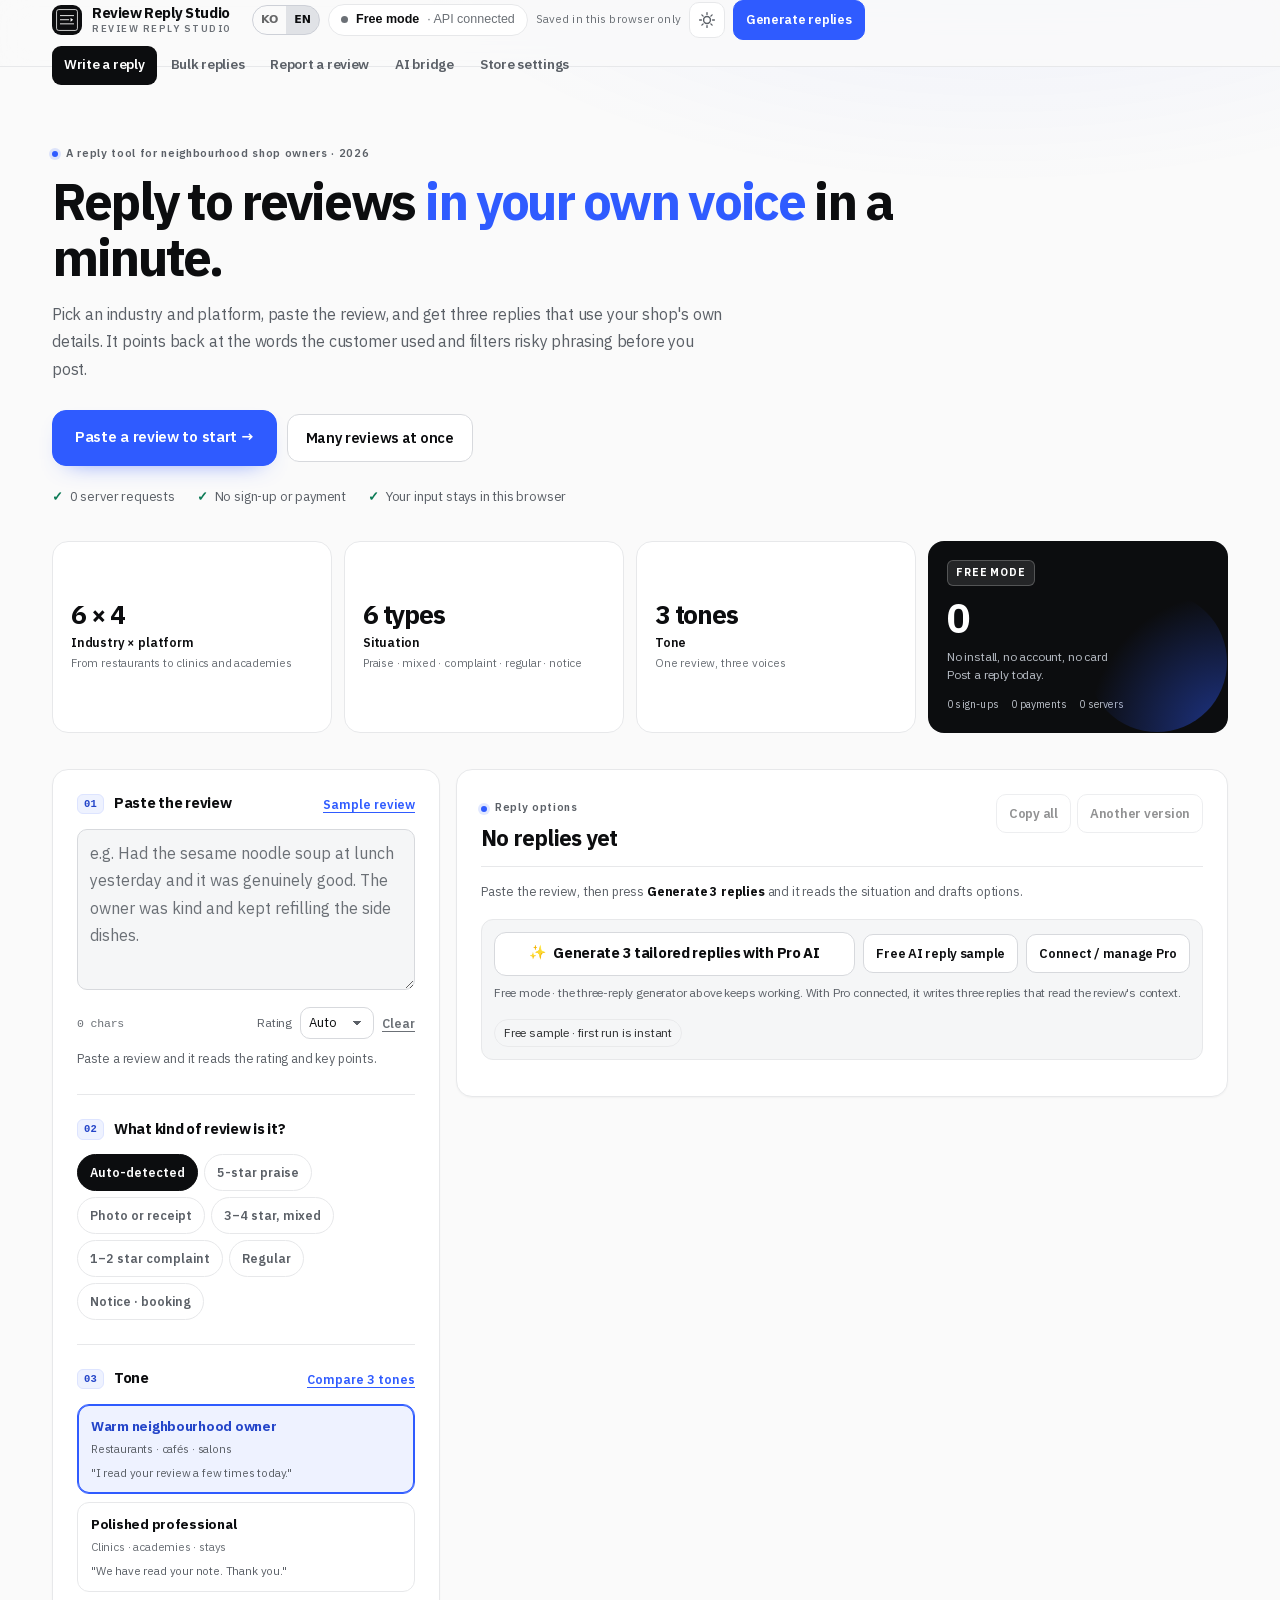
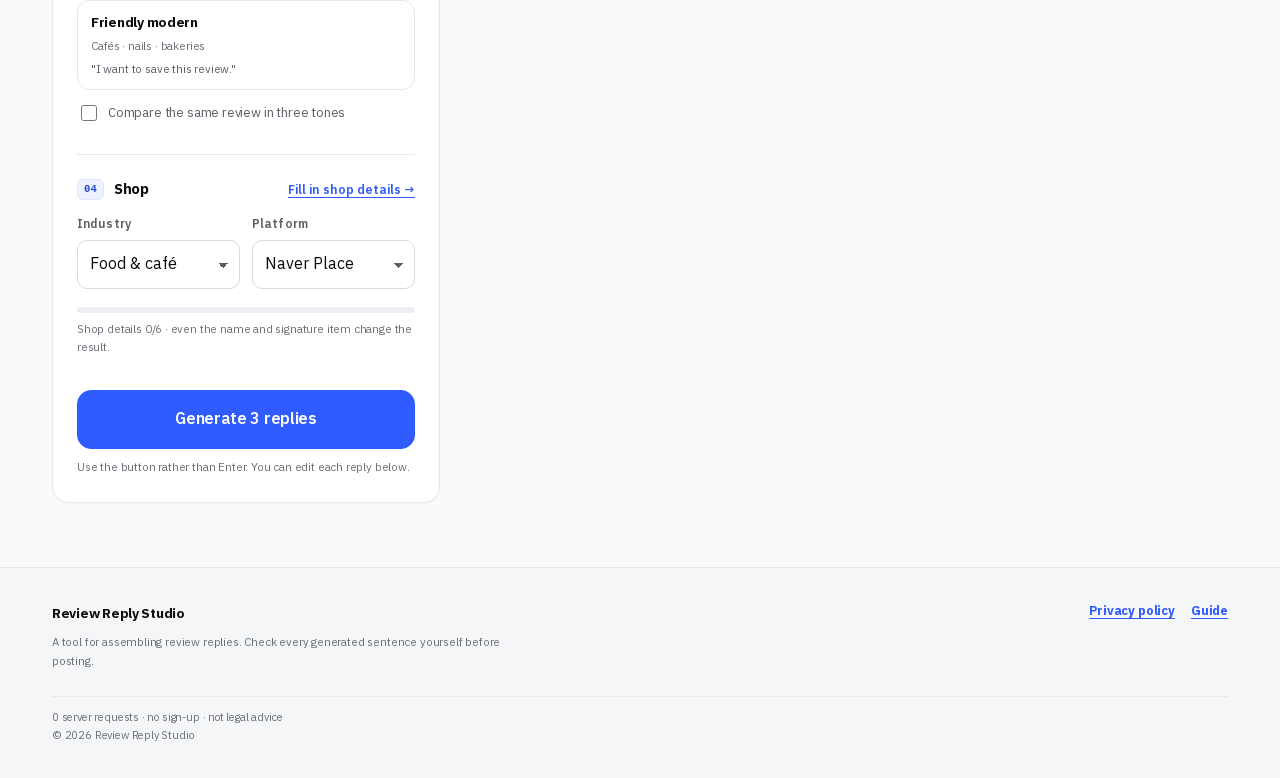
<file: index.html>
<!DOCTYPE html>
<html lang="ko" data-theme="light">
<head>
<meta charset="utf-8" />
<meta name="viewport" content="width=device-width, initial-scale=1, viewport-fit=cover" />
<title>사장님 리뷰 답글 스튜디오 — 업종·플랫폼별 리뷰 답글 1분 생성</title>
<meta name="description" content="동네 가게 사장님을 위한 리뷰 답글 생성기. 업종 6종·플랫폼 4종·말투 3종으로 사장님 말투의 답글 3개를 만들고, 의료법·표시광고 위험 표현과 AI 티를 점검합니다. 서버 없이 브라우저에서만 동작합니다." />
<meta name="theme-color" content="#FAFAFA" />
<meta name="color-scheme" content="light dark" />
<link rel="canonical" href="https://marcj81.github.io/review-reply-studio/" />
<link rel="icon" href="favicon.svg" type="image/svg+xml" />
<link rel="stylesheet" href="styles.css" />
<script src="i18n-strings.js"></script>
<script src="engines/i18n.js"></script>
<script type="application/ld+json">
{"@context":"https://schema.org","@type":"WebApplication","name":"사장님 리뷰 답글 스튜디오","applicationCategory":"BusinessApplication","operatingSystem":"Web","offers":{"@type":"Offer","price":"0","priceCurrency":"KRW"},"description":"업종 6종·플랫폼 4종·말투 3종 리뷰 답글 생성, 일괄 답글, 허위 리뷰 신고 소명서, AI 브리지. 서버 전송 없이 브라우저에서 동작합니다.","inLanguage":"ko"}
</script>
</head>
<body>
<a class="skip-link" href="#main">본문으로 바로가기</a>

<header class="topbar">
  <div class="topbar-inner">
    <a class="brand" href="#write" data-tab-link="write" aria-label="사장님 리뷰 답글 스튜디오 홈">
      <span class="brand-mark" aria-hidden="true">
        <svg viewBox="0 0 40 40" width="34" height="34">
          <rect x="1" y="1" width="38" height="38" rx="4" fill="none" stroke="currentColor" stroke-width="1.4" />
          <path d="M8 12h24M8 19.5h15M8 27h24" stroke="currentColor" stroke-width="1.6" stroke-linecap="round" />
          <path d="M26.5 16.2l4.8 3.4-4.8 3.4z" fill="currentColor" />
        </svg>
      </span>
      <span class="brand-text">
        <strong>사장님 리뷰 답글 스튜디오</strong>
        <small>REVIEW REPLY STUDIO</small>
      </span>
    </a>

    <nav class="tabs" role="tablist" aria-label="주요 화면">
      <button class="tab is-active" role="tab" aria-selected="true" aria-controls="view-write" id="tab-write" data-tab="write">답글 작성</button>
      <button class="tab" role="tab" aria-selected="false" aria-controls="view-bulk" id="tab-bulk" data-tab="bulk">일괄 답글</button>
      <button class="tab" role="tab" aria-selected="false" aria-controls="view-claim" id="tab-claim" data-tab="claim">신고 소명서</button>
      <button class="tab" role="tab" aria-selected="false" aria-controls="view-bridge" id="tab-bridge" data-tab="bridge">AI 브리지</button>
      <button class="tab" role="tab" aria-selected="false" aria-controls="view-store" id="tab-store" data-tab="store">매장 설정</button>
    </nav>

    <div class="top-actions">
      <span class="pro-badge-slot" id="proBadge"></span>
      <span class="save-state" id="save-state" aria-live="polite">자동 저장됨</span>
      <button type="button" class="icon-btn" id="btn-theme" aria-label="다크 모드로 전환" title="라이트/다크">
        <svg class="ico-sun" viewBox="0 0 20 20" width="18" height="18" aria-hidden="true"><circle cx="10" cy="10" r="3.8" fill="none" stroke="currentColor" stroke-width="1.6"/><path d="M10 1.8v2M10 16.2v2M1.8 10h2M16.2 10h2M4.3 4.3l1.4 1.4M14.3 14.3l1.4 1.4M15.7 4.3l-1.4 1.4M5.7 14.3l-1.4 1.4" stroke="currentColor" stroke-width="1.5" stroke-linecap="round"/></svg>
        <svg class="ico-moon" viewBox="0 0 20 20" width="18" height="18" aria-hidden="true"><path d="M16.4 12.3A6.8 6.8 0 0 1 7.7 3.6a6.8 6.8 0 1 0 8.7 8.7z" fill="none" stroke="currentColor" stroke-width="1.6" stroke-linejoin="round"/></svg>
      </button>
      <button type="button" class="btn btn-primary btn-sm" id="top-primary" data-action="copy-first">
        <span id="top-primary-label">답글 만들기</span>
      </button>
    </div>
  </div>
</header>

<main id="main" tabindex="-1">

  <!-- ═══ 답글 작성 ═══ -->
  <section class="view is-active" id="view-write" role="tabpanel" aria-labelledby="tab-write">
    <div class="hero">
      <div class="hero-copy">
        <p class="kicker">동네 가게 사장님을 위한 답글 도구 · 2026</p>
        <h1>리뷰 답글, <em>사장님 말투로</em> 1분.</h1>
        <p class="hero-lead">업종과 플랫폼을 고르고 리뷰를 붙여넣으면, 그 가게 이야기가 들어간 답글 3개를 만듭니다. 손님이 쓴 단어를 그대로 짚어 주고, 위험한 표현은 미리 걸러 냅니다.</p>
        <div class="hero-cta">
          <a class="btn btn-primary btn-hero" href="#write-form">리뷰 붙여넣고 시작 →</a>
          <a class="btn btn-ghost" href="#view-bulk" data-tab-link="bulk">리뷰 여러 개 한 번에</a>
        </div>
        <ul class="trust" aria-label="이 앱의 약속">
          <li>서버 전송 0건</li>
          <li>회원가입·결제 없음</li>
          <li>입력값은 이 브라우저에만</li>
        </ul>
      </div>

      <div class="hero-bento">
        <ul class="hero-facts" aria-label="이 앱의 기준">
          <li><strong>6 × 4</strong><span>업종 × 플랫폼</span><small>음식점부터 병원·학원까지</small></li>
          <li><strong>6 종</strong><span>상황</span><small>칭찬·아쉬움·컴플레인·단골·공지</small></li>
          <li><strong>3 종</strong><span>말투</span><small>같은 리뷰, 다른 목소리</small></li>
        </ul>
        <aside class="tile-ink" aria-label="무료로 쓰는 조건">
          <span class="tile-ink-tag">무료 모드</span>
          <p class="tile-ink-num">0<small>원</small></p>
          <p class="tile-ink-note">설치도, 계정도, 카드도 없이<br />오늘 바로 답글을 답니다.</p>
          <p class="tile-ink-foot"><span>회원가입 0</span><span>결제 0</span><span>서버 0</span></p>
          <span class="tile-ink-glow" aria-hidden="true"></span>
        </aside>
      </div>
    </div>

    <div class="studio">
      <aside class="panel panel-input" aria-label="리뷰와 조건">
        <form id="write-form" novalidate>
          <div class="step">
            <div class="step-head"><span class="step-no">01</span><h2>리뷰 붙여넣기</h2>
              <button type="button" class="link-btn" id="btn-sample">예시 리뷰</button>
            </div>
            <label class="sr-only" for="f-review">손님이 남긴 리뷰</label>
            <textarea id="f-review" class="input area" rows="5" placeholder="예) 어제 점심에 들깨칼국수 먹었는데 진짜 고소하고 좋았어요. 사장님도 친절하시고 반찬도 계속 리필해주셔서 감사했습니다."></textarea>
            <div class="input-foot">
              <span class="counter" id="review-count">0자</span>
              <div class="inline-fields">
                <label for="f-rating" class="mini-label">별점</label>
                <select id="f-rating" class="input select mini">
                  <option value="0">자동</option>
                  <option value="5">★5</option><option value="4">★4</option><option value="3">★3</option>
                  <option value="2">★2</option><option value="1">★1</option>
                </select>
                <button type="button" class="link-btn muted" id="btn-clear-review">지우기</button>
              </div>
            </div>
            <p class="detect" id="detect-badge" aria-live="polite">리뷰를 붙여넣으면 별점과 포인트를 읽습니다.</p>
          </div>

          <div class="step">
            <div class="step-head"><span class="step-no">02</span><h2>어떤 리뷰인가요</h2></div>
            <div class="chips" id="situation-chips" role="radiogroup" aria-label="리뷰 상황">
              <button type="button" class="chip is-active" role="radio" aria-checked="true" data-sit="auto">자동 판별</button>
              <button type="button" class="chip" role="radio" aria-checked="false" data-sit="praise">5점 칭찬</button>
              <button type="button" class="chip" role="radio" aria-checked="false" data-sit="photo">사진·영수증</button>
              <button type="button" class="chip" role="radio" aria-checked="false" data-sit="meh">3~4점 아쉬움</button>
              <button type="button" class="chip" role="radio" aria-checked="false" data-sit="crisis">1~2점 컴플레인</button>
              <button type="button" class="chip" role="radio" aria-checked="false" data-sit="regular">단골</button>
              <button type="button" class="chip" role="radio" aria-checked="false" data-sit="notice">공지·예약</button>
            </div>
            <div class="notice-fields" id="notice-fields" hidden>
              <div class="field-row">
                <label class="field"><span>공지 종류</span>
                  <select id="f-notice-type" class="input select">
                    <option value="closed">휴무 안내</option>
                    <option value="reserve">예약 안내</option>
                    <option value="noshow">노쇼 안내</option>
                  </select>
                </label>
                <label class="field"><span>일시·기간</span>
                  <input id="f-period" class="input" type="text" placeholder="예: 이번 주말(11/22~23)" maxlength="40" />
                </label>
              </div>
            </div>
          </div>

          <div class="step">
            <div class="step-head"><span class="step-no">03</span><h2>말투</h2>
              <button type="button" class="link-btn" id="f-compare-btn" aria-pressed="false">3말투 비교</button>
            </div>
            <div class="tone-cards" id="tone-cards">
              <label class="tone-card is-active">
                <input type="radio" name="tone" value="warm" checked />
                <span class="tone-name">따뜻한 동네 사장님</span>
                <span class="tone-desc">음식점·카페·미용실</span>
                <span class="tone-sample">"이렇게 남겨주신 글, 오늘 몇 번을 다시 읽었어요."</span>
              </label>
              <label class="tone-card">
                <input type="radio" name="tone" value="pro" />
                <span class="tone-name">정중하고 깔끔한 전문샵</span>
                <span class="tone-desc">병원·학원·숙박</span>
                <span class="tone-sample">"남겨주신 내용 확인했습니다. 감사합니다."</span>
              </label>
              <label class="tone-card">
                <input type="radio" name="tone" value="mz" />
                <span class="tone-name">친근한 MZ 매장</span>
                <span class="tone-desc">카페·네일·베이커리</span>
                <span class="tone-sample">"이 리뷰는 저장해두고 싶네요."</span>
              </label>
            </div>
            <label class="switch"><input type="checkbox" id="f-compare" /> <span>같은 리뷰를 말투 3종으로 비교</span></label>
          </div>

          <div class="step">
            <div class="step-head"><span class="step-no">04</span><h2>가게</h2>
              <button type="button" class="link-btn" data-tab-link="store">매장 정보 채우기 →</button>
            </div>
            <div class="field-row">
              <label class="field"><span>업종</span>
                <select id="f-industry" class="input select"></select>
              </label>
              <label class="field"><span>플랫폼</span>
                <select id="f-platform" class="input select"></select>
              </label>
            </div>
            <div class="store-meter" id="store-meter">
              <div class="meter"><span id="store-meter-bar" style="width:0%"></span></div>
              <p id="store-missing">매장 정보를 채우면 답글이 훨씬 구체적으로 바뀝니다.</p>
            </div>
          </div>

          <button type="submit" class="btn btn-primary btn-lg" id="btn-generate">답글 3개 만들기</button>
          <p class="form-note">Enter 대신 버튼을 눌러 주세요. 생성한 답글은 아래에서 바로 고칠 수 있습니다.</p>
        </form>
      </aside>

      <section class="panel panel-result" aria-label="답글 후보">
        <div class="result-head">
          <div>
            <p class="kicker" id="reply-kicker">답글 후보</p>
            <h2 id="reply-title">아직 만든 답글이 없습니다</h2>
          </div>
          <div class="result-actions">
            <button type="button" class="btn btn-ghost btn-sm" id="btn-copy-all" disabled>전체 복사</button>
            <button type="button" class="btn btn-ghost btn-sm" id="btn-again" disabled>다른 표현</button>
          </div>
        </div>
        <p class="reply-meta" id="reply-meta">리뷰를 붙여넣고 <strong>답글 3개 만들기</strong>를 누르면, 상황을 읽고 후보를 만듭니다.</p>

        <div class="pro-box" id="proBox">
          <button type="button" class="btn pro-btn" id="btn-pro-replies" data-pro-action>
            <span class="pro-spark" aria-hidden="true">✨</span><span class="pro-label">Pro AI로 맞춤 답글 3안 생성</span>
          </button>
          <button type="button" class="btn btn-ghost btn-sm" id="btn-free-replies">무료 AI 답글 맛보기</button>
          <button type="button" class="btn btn-ghost btn-sm" id="proConnect">Pro 연결 / 관리</button>
          <p class="pro-state" id="proState" data-pro-state
             data-pro-free="무료 모드 · 위의 답글 3개 만들기는 그대로 동작합니다. Pro를 연결하면 리뷰 문맥을 읽은 맞춤 답글 3안을 씁니다."
             data-pro-pro="Pro 연결됨 · 리뷰 문맥·업종·법규 회피를 지킨 답글 3안을 쓰고 점검기를 다시 통과시킵니다.">무료 모드 · 위의 답글 3개 만들기는 그대로 동작합니다. Pro를 연결하면 리뷰 문맥을 읽은 맞춤 답글 3안을 씁니다.</p>
          <p class="freeai-line" id="freeBadgeLine"><span id="freeBadge"></span></p>
          <div id="freeUpgrade" class="free-upgrade-slot"></div>
        </div>
        <p class="pro-note" id="proNote" hidden></p>

        <div id="reply-list" class="reply-list" aria-live="polite"></div>

        <div class="quality-panel" id="quality-panel" hidden>
          <div class="quality-head">
            <h3>답글 점검</h3>
            <span class="quality-hint">AI 티 · 법 위험 · 개인정보 · 길이</span>
          </div>
          <ul class="quality-list" id="quality-list"></ul>
          <p class="quality-empty" id="quality-empty" hidden>걸리는 표현이 없습니다. 이대로 올려도 좋습니다.</p>
        </div>
      </section>
    </div>
  </section>

  <!-- ═══ 일괄 답글 ═══ -->
  <section class="view" id="view-bulk" role="tabpanel" aria-labelledby="tab-bulk" hidden>
    <div class="page-head">
      <p class="kicker">BULK MODE</p>
      <h1>리뷰 여러 개, 한 번에.</h1>
      <p class="lead">리뷰를 붙여넣으면 별점과 상황을 읽어 나눕니다. 답글을 한 번에 만들고, 개별 복사하거나 CSV로 내려받으세요.</p>
    </div>
    <div class="bulk-bar">
      <label class="field"><span>말투</span><select id="bulk-tone" class="input select"></select></label>
      <label class="field"><span>업종</span><select id="bulk-industry" class="input select"></select></label>
      <label class="field"><span>플랫폼</span><select id="bulk-platform" class="input select"></select></label>
      <button type="button" class="btn btn-ghost btn-sm" id="btn-bulk-sample">예시 5개</button>
    </div>
    <div class="bulk-grid">
      <section class="panel">
        <div class="step-head"><span class="step-no">01</span><h2>리뷰 모아 붙여넣기</h2>
          <span class="counter" id="bulk-chars">0자</span>
        </div>
        <label class="sr-only" for="bulk-input">리뷰 여러 개</label>
        <textarea id="bulk-input" class="input area" rows="12" placeholder="리뷰를 한 줄에 하나씩, 또는 --- 로 구분해 붙여넣으세요.&#10;&#10;★★★★★ 친절하고 맛있어요&#10;---&#10;★★★ 대기는 좀 길었어요"></textarea>
        <div class="bulk-actions">
          <button type="button" class="btn btn-primary" id="btn-bulk-parse">리뷰 나누기</button>
          <span class="bulk-count" id="bulk-count">0개</span>
        </div>
        <ul class="warn-list" id="bulk-warnings" hidden></ul>
      </section>
      <section class="panel" aria-label="나눈 리뷰">
        <div class="step-head"><span class="step-no">02</span><h2>나눈 리뷰</h2>
          <span class="bulk-count" id="bulk-ready">0개</span>
        </div>
        <div class="bulk-toolbar">
          <button type="button" class="btn btn-primary btn-sm" id="btn-bulk-generate" disabled>전체 답글 만들기</button>
          <button type="button" class="btn btn-ghost btn-sm" id="btn-bulk-copy" disabled>전체 복사</button>
          <button type="button" class="btn btn-ghost btn-sm" id="btn-bulk-txt" disabled>TXT</button>
          <button type="button" class="btn btn-ghost btn-sm" id="btn-bulk-csv" disabled>CSV</button>
        </div>
        <div id="bulk-list" class="bulk-list"></div>
        <p class="empty-state" id="bulk-empty">아직 나눈 리뷰가 없습니다. 왼쪽에 리뷰를 붙여넣고 <strong>리뷰 나누기</strong>를 누르세요.</p>
      </section>
    </div>
  </section>

  <!-- ═══ 신고 소명서 ═══ -->
  <section class="view" id="view-claim" role="tabpanel" aria-labelledby="tab-claim" hidden>
    <div class="page-head">
      <p class="kicker">REVIEW REPORT</p>
      <h1>허위·악성 리뷰, 말이 아니라 <em>기록</em>으로.</h1>
      <p class="lead">플랫폼 신고 창에 그대로 붙일 수 있는 사유서 초안을 만듭니다. 확인된 사실과 자료만 넣고, 법 조항은 참고용으로 표시합니다.</p>
    </div>
    <div class="claim-grid">
      <section class="panel">
        <div class="step-head"><span class="step-no">01</span><h2>대상 리뷰</h2>
          <button type="button" class="link-btn" id="btn-claim-sample">가상 예시 채우기</button>
        </div>
        <div class="field-row">
          <label class="field"><span>플랫폼</span><select id="c-platform" class="input select"></select></label>
          <label class="field"><span>작성일</span><input id="c-date" class="input" type="date" /></label>
        </div>
        <label class="field"><span>작성자 표시명</span><input id="c-reviewer" class="input" type="text" placeholder="예: 가상손님 (신고서에는 가려서 표시됩니다)" maxlength="30" /></label>
        <label class="field"><span>리뷰 주소 (선택)</span><input id="c-url" class="input" type="url" placeholder="https://" maxlength="200" /></label>
        <label class="field"><span>리뷰 원문</span><textarea id="c-review" class="input area" rows="4" placeholder="문제가 된 리뷰를 그대로 붙여넣으세요."></textarea></label>

        <div class="step-head mt"><span class="step-no">02</span><h2>위반 유형</h2></div>
        <div class="checks" id="c-violations"></div>

        <div class="step-head mt"><span class="step-no">03</span><h2>사실관계</h2></div>
        <label class="field"><span>확인된 사실만 적어 주세요</span>
          <textarea id="c-facts" class="input area" rows="5" placeholder="예) 11/18 12:30 주문 내역 확인. 해당 시간대 동일 메뉴 주문 1건, 조리 전 과정 CCTV 확인. 이물질 항의 접수 기록 없음."></textarea>
        </label>
        <div class="step-head mt"><span class="step-no">04</span><h2>확인 자료</h2></div>
        <div class="checks" id="c-evidences"></div>

        <div class="field-row mt">
          <label class="field"><span>상호</span><input id="c-store" class="input" type="text" maxlength="40" /></label>
          <label class="field"><span>대표자</span><input id="c-owner" class="input" type="text" maxlength="30" placeholder="예: 김사장" /></label>
        </div>
        <label class="field"><span>연락처</span><input id="c-contact" class="input" type="text" maxlength="30" placeholder="010-0000-0000" /></label>

        <button type="button" class="btn btn-primary btn-lg" id="btn-claim-generate">사유서 만들기</button>
        <p class="form-note">법률 자문이 아닙니다. 플랫폼 정책과 담당자 판단에 따라 결과가 달라집니다.</p>
      </section>

      <section class="panel claim-out-panel" aria-label="사유서 초안">
        <div class="step-head"><span class="step-no">05</span><h2>사유서 초안</h2>
          <div class="result-actions">
            <button type="button" class="btn btn-ghost btn-sm" id="btn-claim-copy" disabled>전체 복사</button>
            <button type="button" class="btn btn-ghost btn-sm" id="btn-claim-txt" disabled>TXT 저장</button>
          </div>
        </div>
        <div class="claim-summary" id="claim-summary-box" hidden>
          <div class="claim-summary-head"><h3>신고 폼용 요약 (400자 이내)</h3>
            <button type="button" class="link-btn" id="btn-claim-summary-copy">복사</button>
          </div>
          <p id="claim-summary"></p>
        </div>
        <pre class="claim-out" id="claim-out">왼쪽 내용을 채우고 <strong>사유서 만들기</strong>를 누르면 여기에 초안이 나옵니다.</pre>
        <div class="claim-extras">
          <div>
            <h3>준비물 체크리스트</h3>
            <ul class="checklist" id="claim-checklist"></ul>
          </div>
          <div>
            <h3>주의</h3>
            <ul class="warn-list" id="claim-warnings"></ul>
          </div>
        </div>
      </section>
    </div>
  </section>

  <!-- ═══ AI 브리지 ═══ -->
  <section class="view" id="view-bridge" role="tabpanel" aria-labelledby="tab-bridge" hidden>
    <div class="page-head">
      <p class="kicker">AI BRIDGE</p>
      <h1>내 구독 AI에게 <em>사장님 맥락</em>을 넘기기.</h1>
      <p class="lead">지금 화면의 리뷰·매장 정보·금지 규칙을 프롬프트로 묶어 줍니다. 복사해서 ChatGPT·Claude·Gemini에 붙여넣으면 같은 답글을 더 다듬을 수 있습니다. API 키는 필수가 아닙니다.</p>
    </div>
    <div class="bridge-grid">
      <section class="panel">
        <div class="step-head"><span class="step-no">01</span><h2>프롬프트</h2>
          <button type="button" class="link-btn" id="btn-bridge-build">지금 리뷰로 다시 만들기</button>
        </div>
        <div class="bridge-context" id="bridge-context">답글 작성 화면의 리뷰를 기준으로 만듭니다.</div>
        <label class="sr-only" for="bridge-prompt">AI에 보낼 프롬프트</label>
        <textarea id="bridge-prompt" class="input area mono" rows="12" readonly></textarea>
        <div class="bridge-opts">
          <label class="field"><span>답글 개수</span>
            <select id="br-count" class="input select mini"><option value="3" selected>3개</option><option value="1">1개</option></select>
          </label>
          <label class="switch"><input type="checkbox" id="br-emoji" checked /> <span>이모지 허용(최대 1개)</span></label>
        </div>
        <label class="field"><span>추가 요청 (선택)</span><input id="br-extra" class="input" type="text" placeholder="예: 너무 길지 않게, 반말은 빼고" maxlength="120" /></label>
        <div class="bridge-actions">
          <button type="button" class="btn btn-primary" id="btn-bridge-copy">프롬프트 복사</button>
          <button type="button" class="btn btn-ghost" data-open-ai="chatgpt">ChatGPT 열기</button>
          <button type="button" class="btn btn-ghost" data-open-ai="claude">Claude 열기</button>
          <button type="button" class="btn btn-ghost" data-open-ai="gemini">Gemini 열기</button>
        </div>
        <p class="form-note">새 창으로 열립니다. 붙여넣고 답글을 받은 뒤, 아래에 붙여넣으면 후보로 가져옵니다.</p>

        <div class="step-head mt"><span class="step-no">02</span><h2>받은 답글 붙여넣기</h2></div>
        <textarea id="ai-paste" class="input area" rows="4" placeholder="AI가 준 답글을 그대로 붙여넣으세요. 빈 줄로 구분하면 여러 개를 나눠 담습니다."></textarea>
        <button type="button" class="btn btn-ghost" id="btn-ai-import">답글 카드로 가져오기</button>
      </section>

      <section class="panel">
        <div class="step-head"><span class="step-no">03</span><h2>Gemini API (선택)</h2>
          <span class="badge-lock">키는 저장하지 않음</span>
        </div>
        <p class="panel-note">무료 API 키가 있으면 여기서 바로 답글을 받을 수 있습니다. 키는 이 탭의 메모리에만 있고, 새로고침하면 사라집니다. 입력한 리뷰와 매장 정보만 Google로 전송됩니다.</p>
        <label class="field"><span>API 키</span>
          <input id="gem-key" class="input" type="password" autocomplete="off" placeholder="API 키 붙여넣기" />
        </label>
        <label class="field"><span>모델</span>
          <input id="gem-model" class="input" type="text" value="gemini-2.5-flash" maxlength="40" />
        </label>
        <button type="button" class="btn btn-primary" id="btn-gem-run">이 프롬프트로 답글 받기</button>
        <p class="status" id="gem-status" aria-live="polite"></p>
        <div class="ai-result" id="gem-out" hidden></div>
        <button type="button" class="btn btn-ghost btn-sm" id="btn-gem-import" hidden>받은 답글을 카드로</button>
        <div class="privacy-box">
          <h3>이 프롬프트에 들어가는 것</h3>
          <ul>
            <li>가게 이름·업종·시그니처·주차·영업시간·한 줄 소개</li>
            <li>리뷰 원문과 자동으로 읽은 포인트</li>
            <li>금지 규칙(의료법·표시광고·개인정보)</li>
          </ul>
          <p>계정 정보, 연락처 목록, 다른 화면의 내용은 넣지 않습니다.</p>
        </div>
      </section>
    </div>
  </section>

  <!-- ═══ 매장 설정 ═══ -->
  <section class="view" id="view-store" role="tabpanel" aria-labelledby="tab-store" hidden>
    <div class="page-head">
      <p class="kicker">STORE PROFILE</p>
      <h1>가게 이야기를 넣을수록, <em>덜 자동응답 같아집니다.</em></h1>
      <p class="lead">여기 적은 내용은 답글에 그대로 들어갑니다. 실제로 하는 것만 적으세요. 저장은 이 브라우저에만 됩니다.</p>
    </div>
    <div class="store-grid">
      <section class="panel">
        <div class="step-head"><span class="step-no">01</span><h2>기본</h2>
          <button type="button" class="link-btn" id="btn-store-sample">가상 예시</button>
        </div>
        <div class="field-row">
          <label class="field"><span>가게 이름</span><input id="s-name" class="input" type="text" placeholder="예: 오늘식당" maxlength="30" /></label>
          <label class="field"><span>업종</span><select id="s-industry" class="input select"></select></label>
        </div>
        <label class="field"><span id="s-signature-label">시그니처 메뉴</span>
          <input id="s-signature" class="input" type="text" placeholder="예: 들깨칼국수" maxlength="40" />
        </label>
        <div class="field-row">
          <label class="field"><span>주차</span>
            <select id="s-parking" class="input select">
              <option value="">선택 안 함</option>
              <option value="shopfront">가게 앞</option>
              <option value="building">건물 주차장</option>
              <option value="nearby">근처 공영주차장</option>
              <option value="none">주차 어려움</option>
            </select>
          </label>
          <label class="field"><span>주차 상세 (선택)</span><input id="s-parking-note" class="input" type="text" placeholder="예: 가게 뒤편 3대" maxlength="60" /></label>
        </div>
        <label class="field"><span>문의 번호</span><input id="s-phone" class="input" type="tel" placeholder="010-0000-0000" maxlength="20" /></label>
        <label class="field"><span>영업시간 (선택)</span><input id="s-hours" class="input" type="text" placeholder="예: 11:00~21:00 (브레이크 15:00~17:00)" maxlength="60" /></label>
        <label class="field"><span>우리 가게 한 줄 (선택)</span>
          <input id="s-story" class="input" type="text" placeholder="예: 육수는 매일 아침 새로 냅니다." maxlength="80" />
        </label>
        <div class="field-row">
          <label class="switch"><input type="checkbox" id="s-benefit-on" /> <span>재방문 혜택이 있습니다</span></label>
          <label class="field"><span>혜택 내용</span><input id="s-benefit" class="input" type="text" placeholder="예: 공기밥 서비스" maxlength="40" /></label>
        </div>
        <p class="field-warn" id="benefit-warn" hidden>병원 업종은 의료법상 환자 유인(할인·사은품) 문구를 답글에 넣지 않습니다.</p>
        <div class="field-row">
          <label class="field"><span>기본 말투</span><select id="s-tone" class="input select"></select></label>
          <label class="field"><span>기본 플랫폼</span><select id="s-platform" class="input select"></select></label>
        </div>
        <div class="store-actions">
          <button type="button" class="btn btn-primary" id="btn-store-save">저장</button>
          <button type="button" class="btn btn-ghost" id="btn-store-reset">비우기</button>
          <span class="status" id="store-status" aria-live="polite"></span>
        </div>
      </section>
      <aside class="panel store-side">
        <h2>이 정보가 답글에서 하는 일</h2>
        <dl class="role-list">
          <div><dt>가게 이름</dt><dd>첫 문장과 마무리에 들어갑니다. 답글이 어느 가게 글인지 분명해집니다.</dd></div>
          <div><dt>시그니처</dt><dd>칭찬 답글에서 다음 방문의 이유가 됩니다. 리뷰에 없는 메뉴를 권하지 않도록 한 번만 씁니다.</dd></div>
          <div><dt>한 줄 소개</dt><dd>실제로 하는 일을 그대로 넣습니다. 답글이 가장 덜 자동응답처럼 보이는 지점입니다.</dd></div>
          <div><dt>문의 번호</dt><dd>컴플레인 답글에서 공개 답글 대신 직접 연락을 안내합니다.</dd></div>
          <div><dt>재방문 혜택</dt><dd>단골 답글에만 넣습니다. 병원·배달 플랫폼은 정책상 넣지 않습니다.</dd></div>
        </dl>
        <div class="privacy-box">
          <h3>저장 위치</h3>
          <p>이 브라우저의 localStorage에만 저장합니다. 서버로 보내지 않고, 계정도 만들지 않습니다. 공용 PC에서는 저장 후 <strong>비우기</strong>를 눌러 주세요.</p>
        </div>
      </aside>
    </div>
  </section>
</main>

<footer class="footer">
  <div class="footer-inner">
    <div class="footer-brand">
      <strong>사장님 리뷰 답글 스튜디오</strong>
      <p>리뷰 답글을 조립하는 도구입니다. 생성된 문장은 올리기 전에 사장님이 직접 확인하세요.</p>
    </div>
    <div class="footer-links">
      <a href="privacy.html" id="footer-privacy">개인정보 처리방침</a>
      <a href="README.md">사용 안내</a>
    </div>
    <p class="footer-note">서버 전송 0건 · 회원가입 없음 · 법률 자문 아님<br />© 2026 Review Reply Studio</p>
  </div>
</footer>

<div class="toast-root" id="toast-root" aria-live="polite" aria-atomic="true"></div>

<script src="data.js"></script>
<script src="engines/pro-api-connector.js"></script>
<script src="engines/pro-studio.js"></script>
<script src="engines/free-ai.js"></script>
<script src="engines/copy-psych-engine.js"></script>
<script src="core.js"></script>
<script src="app.js"></script>
</body>
</html>
</file>
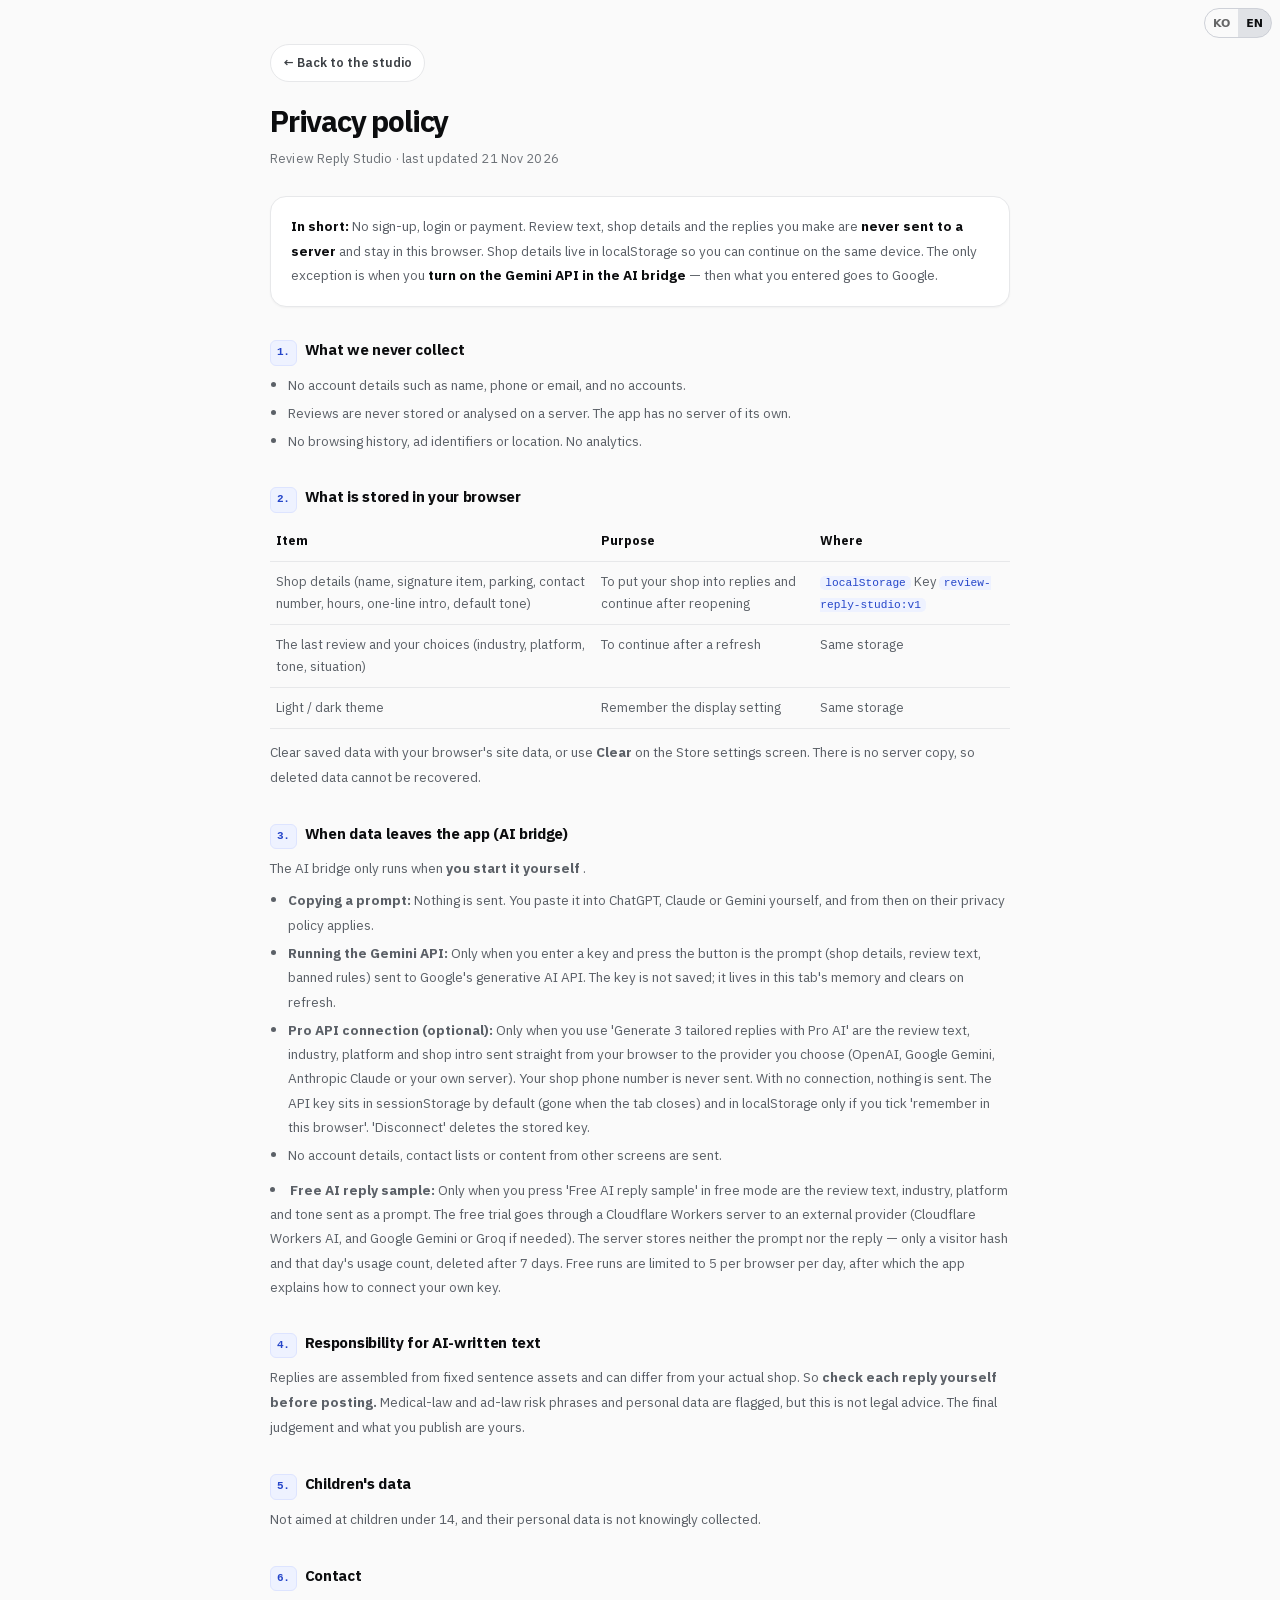
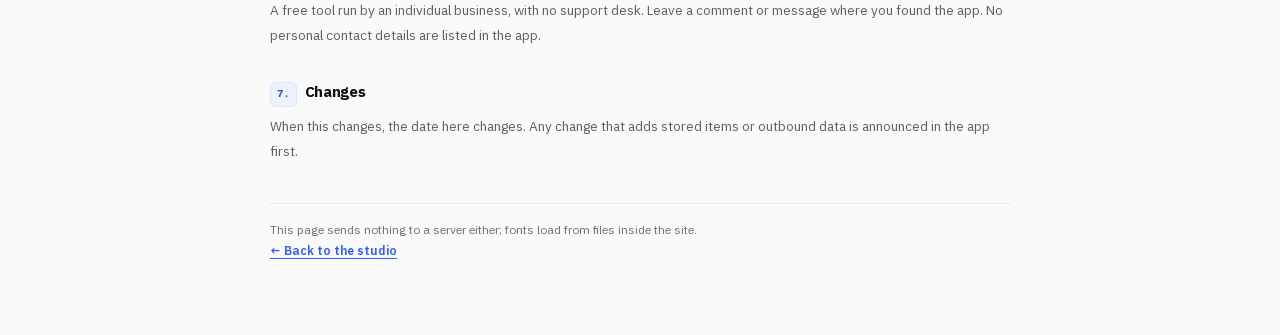
<file: privacy.html>
<!DOCTYPE html>
<html lang="ko">
<head>
<meta charset="utf-8" />
<meta name="viewport" content="width=device-width, initial-scale=1" />
<script src="i18n-strings.js"></script>
<script src="engines/i18n.js"></script>
<title>개인정보 처리방침 — 사장님 리뷰 답글 스튜디오</title>
<meta name="description" content="사장님 리뷰 답글 스튜디오는 리뷰와 매장 정보를 서버로 보내지 않습니다. 무엇을 어디에 저장하고, 어떤 경우에만 외부로 전송되는지 안내합니다." />
<meta name="robots" content="index, follow" />
<meta name="theme-color" content="#FAFAFA" />
<link rel="canonical" href="https://marcj81.github.io/review-reply-studio/privacy.html" />
<link rel="icon" href="favicon.svg" type="image/svg+xml" />
<style>
  @font-face{font-family:'PlexKR';src:url('assets/fonts/plexkr-Regular.woff2') format('woff2');font-weight:400;font-style:normal;font-display:swap}
  @font-face{font-family:'PlexKR';src:url('assets/fonts/plexkr-SemiBold.woff2') format('woff2');font-weight:500 600;font-style:normal;font-display:swap}
  @font-face{font-family:'PlexKR';src:url('assets/fonts/plexkr-Bold.woff2') format('woff2');font-weight:700 900;font-style:normal;font-display:swap}
  :root{
    --bg:#FAFAFA; --card:#FFFFFF; --surface-2:#F5F6F7; --ink:#0C0D0F; --ink-2:#5B6067; --ink-3:#6B7076;
    --line:#E7E8EA; --line-strong:#D7D9DD; --accent:#2F5BFF; --accent-soft:#EEF2FF; --accent-line:#DDE4FF; --accent-text:#2445C9;
    --font:'PlexKR',-apple-system,BlinkMacSystemFont,'Apple SD Gothic Neo','Malgun Gothic','Noto Sans KR',sans-serif;
    --mono:ui-monospace,SFMono-Regular,Menlo,Consolas,monospace;
  }
  @media (prefers-color-scheme: dark){
    :root{--bg:#0B0C0E;--card:#131519;--surface-2:#191C21;--ink:#F2F3F5;--ink-2:#A8AEB8;--ink-3:#949BA6;
      --line:#262A31;--line-strong:#343A43;--accent:#8AA4FF;--accent-soft:#161C33;--accent-line:#26305A;--accent-text:#A9BCFF;}
  }
  *{box-sizing:border-box}
  html,body{margin:0}
  body{background:var(--bg);color:var(--ink);font-family:var(--font);font-size:16px;line-height:1.75;-webkit-text-size-adjust:100%;-webkit-font-smoothing:antialiased}
  .doc{max-width:780px;margin:0 auto;padding:44px 20px 72px}
  .back-top{display:inline-flex;align-items:center;gap:6px;margin-bottom:22px;font-size:12.5px;font-weight:600;color:#3C4045;text-decoration:none;border:1px solid var(--line);background:var(--card);padding:7px 12px;border-radius:999px}
  .back-top:hover{color:var(--ink);border-color:var(--line-strong)}
  h1{font-size:30px;font-weight:800;letter-spacing:-.04em;margin:0 0 8px;line-height:1.18}
  .lead{margin:0 0 26px;font-size:12.5px;color:var(--ink-3);letter-spacing:.01em}
  .box{border:1px solid var(--line);background:var(--card);border-radius:16px;padding:18px 20px;margin:0 0 30px;box-shadow:0 1px 2px rgba(12,13,15,.04)}
  .box p{margin:0;font-size:13.5px;line-height:1.8;color:var(--ink-2)}
  .box strong{color:var(--ink);font-weight:700}
  h2{font-size:15px;font-weight:700;margin:30px 0 8px;letter-spacing:-.02em;display:flex;align-items:baseline;gap:8px}
  h2 .no{color:var(--accent-text);font-weight:700;font-family:var(--mono);font-size:11px;background:var(--accent-soft);border:1px solid var(--accent-line);border-radius:6px;padding:2px 6px}
  p{margin:0 0 7px;font-size:13.5px;line-height:1.85;color:var(--ink-2);word-break:keep-all}
  ul{margin:6px 0 10px;padding-left:18px}
  li{font-size:13.5px;line-height:1.8;color:var(--ink-2);margin-bottom:4px;word-break:keep-all}
  code{font-family:var(--mono);font-size:.86em;background:var(--accent-soft);color:var(--accent-text);padding:1px 5px;border-radius:5px}
  a{color:var(--accent);text-underline-offset:3px}
  table{width:100%;border-collapse:collapse;margin:8px 0 12px;font-size:13px}
  th,td{border-bottom:1px solid var(--line);padding:9px 6px;text-align:left;vertical-align:top;color:var(--ink-2);line-height:1.7}
  th{font-weight:700;color:var(--ink);white-space:nowrap}
  .foot{margin-top:38px;padding-top:16px;border-top:1px solid var(--line);font-size:12px;color:var(--ink-3);line-height:1.8}
  .foot a{font-weight:600}
  @media (max-width:480px){ .doc{padding:30px 16px 60px} h1{font-size:24px} th{white-space:normal} }
</style>
</head>
<body>
<main class="doc">
  <a class="back-top" href="./">← 스튜디오로 돌아가기</a>
  <h1>개인정보 처리방침</h1>
  <p class="lead">사장님 리뷰 답글 스튜디오 · 최종 갱신 2026-11-21</p>

  <div class="box">
    <p><strong>요약:</strong> 이 앱은 회원가입·로그인·결제가 없습니다. 리뷰 원문, 매장 정보, 만든 답글은
    <strong>서버로 보내지 않고</strong> 이 브라우저 안에서만 처리됩니다. 매장 정보는 같은 기기에서 이어 쓰도록
    브라우저 저장소(localStorage)에만 남습니다. 다만 AI 브리지에서 Gemini API를 <strong>직접 켤 때만</strong>
    입력한 내용이 Google로 전송됩니다.</p>
  </div>

  <h2><span class="no">1.</span>수집하지 않는 것</h2>
  <ul>
    <li>이름·전화번호·이메일 같은 계정 정보를 받지 않습니다. 계정을 만들지 않습니다.</li>
    <li>리뷰 내용을 서버에 저장하거나 분석하지 않습니다. 이 앱에는 자체 서버가 없습니다.</li>
    <li>방문 기록·광고 식별자·위치를 수집하지 않습니다. 분석 도구(애널리틱스)를 넣지 않았습니다.</li>
  </ul>

  <h2><span class="no">2.</span>브라우저에 저장하는 것</h2>
  <table>
    <thead><tr><th>항목</th><th>목적</th><th>남는 곳</th></tr></thead>
    <tbody>
      <tr><td>매장 정보(가게명·시그니처·주차·문의 번호·영업시간·한 줄 소개·기본 말투)</td><td>답글에 가게 이야기를 넣고, 다시 열었을 때 이어 쓰기 위해</td><td><code>localStorage</code> 키 <code>review-reply-studio:v1</code></td></tr>
      <tr><td>마지막으로 입력한 리뷰와 선택(업종·플랫폼·말투·상황)</td><td>새로고침해도 작업을 잇기 위해</td><td>같은 키</td></tr>
      <tr><td>라이트/다크 테마</td><td>화면 설정 유지</td><td>같은 키</td></tr>
    </tbody>
  </table>
  <p>저장된 내용은 브라우저 설정에서 사이트 데이터를 지우거나, 매장 설정 화면의 <strong>비우기</strong>로 삭제할 수 있습니다. 서버에 사본이 없으므로 삭제하면 복구되지 않습니다.</p>

  <h2><span class="no">3.</span>외부로 나가는 경우 (AI 브리지)</h2>
  <p>AI 브리지는 <strong>사용자가 직접 실행할 때만</strong> 동작합니다.</p>
  <ul>
    <li><strong>프롬프트 복사:</strong> 아무것도 전송하지 않습니다. 사용자가 ChatGPT·Claude·Gemini 창에 직접 붙여넣습니다. 그때부터는 해당 서비스의 개인정보 처리방침이 적용됩니다.</li>
    <li><strong>Gemini API 실행:</strong> 사용자가 API 키를 넣고 버튼을 누를 때만, 프롬프트(매장 정보·리뷰 원문·금지 규칙)가 Google 생성형 AI API로 전송됩니다. API 키는 저장하지 않고 이 탭의 메모리에만 있으며 새로고침하면 사라집니다.</li>
    <li><strong>Pro API 연결(선택):</strong> 'Pro AI로 맞춤 답글 3안 생성'을 쓸 때만, 리뷰 원문·업종·플랫폼·매장 소개 문구가 사용자가 고른 제공자(OpenAI·Google Gemini·Anthropic Claude 또는 직접 입력한 자체 서버)로 브라우저에서 직접 전송됩니다. 매장 전화번호는 보내지 않습니다. 연결하지 않으면 전송은 없습니다. API 키는 기본적으로 sessionStorage(탭을 닫으면 삭제)에만 두고, '이 브라우저에 기억'을 켰을 때만 localStorage에 남습니다. '연결 해제'를 누르면 저장된 키가 지워집니다.</li>
    <li>이 과정에서 계정 정보, 연락처 목록, 다른 화면의 내용은 전송하지 않습니다.</li>
  </ul>

    <li><strong>무료 AI 답글 맛보기:</strong> 무료 모드에서 '무료 AI 답글 맛보기'를 누를 때만, 리뷰 원문·업종·플랫폼·말투가 프롬프트로 전송됩니다. 무료 체험은 Cloudflare Workers로 운영하는 무료 체험 서버를 거쳐 외부 AI 제공자(Cloudflare Workers AI, 필요하면 Google Gemini·Groq)로 전송됩니다. 서버는 프롬프트와 응답 본문을 저장하지 않고, 방문자 구분용 해시값과 그날의 사용 횟수만 남깁니다(7일 뒤 삭제). 하루 무료 횟수는 브라우저당 5회이며, 다 쓰면 안내와 함께 내 키 연결로 넘깁니다.</li>
  <h2><span class="no">4.</span>AI가 만든 문장의 책임</h2>
  <p>답글은 정해진 문장 자산을 조합해 만듭니다. 실제 매장 상황과 다를 수 있으므로 <strong>올리기 전에 사장님이 직접 확인해야 합니다.</strong> 의료법·표시광고법 위험 표현과 개인정보를 점검하지만, 법률 자문이 아닙니다. 최종 판단과 게시 책임은 사장님에게 있습니다.</p>

  <h2><span class="no">5.</span>아이 정보</h2>
  <p>만 14세 미만 아동을 대상으로 하지 않으며, 아동의 개인정보를 알면서 수집하지 않습니다.</p>

  <h2><span class="no">6.</span>문의</h2>
  <p>이 앱은 개인 사업자가 운영하는 무료 도구이며, 별도의 고객센터를 두지 않습니다. 문의는 이 앱을 배포한 곳의 댓글이나 메시지로 남겨 주세요. 앱 안에는 문의를 받기 위한 개인 연락처를 두지 않습니다.</p>

  <h2><span class="no">7.</span>변경 안내</h2>
  <p>내용이 바뀌면 이 페이지의 갱신일을 바꿉니다. 저장 항목이나 외부 전송이 늘어나는 변경은 화면에서 먼저 알립니다.</p>

  <p class="foot">이 페이지도 서버로 아무것도 보내지 않습니다. 폰트는 사이트 안의 파일을 씁니다.<br />
  <a href="./">← 스튜디오로 돌아가기</a></p>
</main>
</body>
</html>
</file>
<file: styles.css>
/* ============================================================
   사장님 리뷰 답글 스튜디오 · styles.css
   디자인 시스템: A안 — Crisp Bento SaaS (2026 Pinterest 리서치)
     바탕 #FAFAFA · 카드 #FFFFFF · 1px #E7E8EA · 라운드 16
     잉크 #0C0D0F · 코발트 #2F5BFF 단일 액센트 · 산세리프 800 헤드라인
   외부 요청 0 — 로컬 폰트(PlexKR = IBM Plex Sans KR)만 쓴다.
   ============================================================ */

/* ── 폰트 (로컬, 외부 요청 없음) ───────────────────────── */
@font-face {
  font-family: 'PlexKR';
  src: url('assets/fonts/plexkr-Regular.woff2') format('woff2');
  font-weight: 400; font-style: normal; font-display: swap;
}
@font-face {
  font-family: 'PlexKR';
  src: url('assets/fonts/plexkr-SemiBold.woff2') format('woff2');
  font-weight: 500 600; font-style: normal; font-display: swap;
}
@font-face {
  font-family: 'PlexKR';
  src: url('assets/fonts/plexkr-Bold.woff2') format('woff2');
  font-weight: 700 900; font-style: normal; font-display: swap;
}

/* ── A안 토큰 ─────────────────────────────────────────── */
:root {
  --paper: #FAFAFA;
  --bg: var(--paper);
  --surface: #FFFFFF;
  --surface-2: #F5F6F7;
  --surface-3: #EDEEF1;

  --ink: #0C0D0F;
  --sub: #5B6067;      /* 6.1:1 on #FAFAFA */
  --muted: #6B7076;    /* 4.8:1 on #FAFAFA */
  --line: #E7E8EA;
  --line-strong: #D7D9DD;

  --accent: #2F5BFF;       /* 링크·포커스·지표 */
  --accent-btn: #2F5BFF;
  --accent-btn-hover: #2449D8;
  --accent-ink: #FFFFFF;
  --accent-soft: #EEF2FF;
  --accent-line: #DDE4FF;
  --accent-text: #2445C9;  /* accent-soft 위 글자 */

  --ok: #0B7A55;
  --ok-soft: #E9F9F1;
  --ok-line: #CBEFDF;
  --warn: #8A5A0B;
  --warn-soft: #FFF8E9;
  --warn-line: #F2E2BD;
  --danger: #B3261E;
  --danger-soft: #FDF1EF;
  --danger-line: #F3D6D1;

  --on-ink: #FFFFFF;
  --tile-bg: #0C0D0F;
  --tile-line: transparent;
  --tile-ink: #FFFFFF;
  --tile-sub: #B9BEC6;

  --font: 'PlexKR', 'Pretendard', -apple-system, BlinkMacSystemFont, 'Apple SD Gothic Neo', 'Malgun Gothic', 'Noto Sans KR', sans-serif;
  --mono: ui-monospace, SFMono-Regular, Menlo, Consolas, monospace;

  --r: 16px;
  --r-md: 14px;
  --r-sm: 12px;
  --r-xs: 10px;
  --pill: 999px;
  --radius: 16px;

  --maxw: 1240px;
  --topbar: 66px;
  --gap: 12px;

  --s1: 4px; --s2: 8px; --s3: 12px; --s4: 16px; --s5: 24px; --s6: 32px; --s7: 48px; --s8: 64px;

  --shadow-paper: 0 1px 2px rgba(12, 13, 15, .04);
  --shadow: 0 12px 28px -20px rgba(12, 13, 15, .35);
  --shadow-lift: 0 22px 48px -28px rgba(12, 13, 15, .45);
  --ring: 0 0 0 3px rgba(47, 91, 255, .16);
  --rule: 1px solid var(--line);

  --grain: 0;
}

html[data-theme="dark"] {
  --paper: #0B0C0E;
  --surface: #131519;
  --surface-2: #191C21;
  --surface-3: #20242A;

  --ink: #F2F3F5;
  --sub: #A8AEB8;      /* 8.2:1 on #131519 */
  --muted: #949BA6;    /* 6.5:1 on #131519 */
  --line: #262A31;
  --line-strong: #343A43;

  --accent: #8AA4FF;
  --accent-btn: #8AA4FF;
  --accent-btn-hover: #A3B8FF;
  --accent-ink: #0B0C0E;
  --accent-soft: #161C33;
  --accent-line: #26305A;
  --accent-text: #A9BCFF;

  --ok: #4FD1A5;
  --ok-soft: #0F2A22;
  --ok-line: #1D4438;
  --warn: #E0B064;
  --warn-soft: #2A2213;
  --warn-line: #4A3A1C;
  --danger: #F08A8A;
  --danger-soft: #2E1A1C;
  --danger-line: #4C2A2C;

  --on-ink: #0B0C0E;
  --tile-bg: #15181D;
  --tile-line: #2E3440;
  --tile-ink: #F2F3F5;
  --tile-sub: #A8AEB8;

  --shadow-paper: 0 1px 2px rgba(0, 0, 0, .4);
  --shadow: 0 14px 30px -22px rgba(0, 0, 0, .9);
  --shadow-lift: 0 24px 50px -28px rgba(0, 0, 0, .95);
  --ring: 0 0 0 3px rgba(138, 164, 255, .22);
}

/* ── 기본 ─────────────────────────────────────────────── */
*, *::before, *::after { box-sizing: border-box; }
[hidden] { display: none !important; }
html { -webkit-text-size-adjust: 100%; scroll-behavior: smooth; }
body {
  margin: 0;
  background: var(--paper);
  color: var(--ink);
  font-family: var(--font);
  font-size: 16px;
  line-height: 1.68;
  letter-spacing: -0.011em;
  word-break: keep-all;
  overflow-wrap: anywhere;
  -webkit-font-smoothing: antialiased;
  text-rendering: optimizeLegibility;
}
/* 화면 위쪽의 아주 옅은 코발트 번짐 한 겹 — Raycast식 절제 */
body::before {
  content: "";
  position: fixed; inset: 0;
  pointer-events: none;
  z-index: 0;
  background: radial-gradient(900px 420px at 78% -12%, rgba(47, 91, 255, .07), rgba(47, 91, 255, 0) 70%);
}
html[data-theme="dark"] body::before {
  background: radial-gradient(900px 420px at 78% -12%, rgba(138, 164, 255, .10), rgba(138, 164, 255, 0) 70%);
}

img, svg { max-width: 100%; }
a { color: var(--accent); text-decoration: none; }
a:hover { color: var(--ink); text-decoration: underline; text-underline-offset: 3px; }
button, input, select, textarea { font: inherit; color: inherit; }
button { cursor: pointer; }
h1, h2, h3, h4 { margin: 0; font-weight: 700; letter-spacing: -0.03em; line-height: 1.2; }
p { margin: 0; }
ul, ol, dl, dd { margin: 0; padding: 0; }
li { list-style: none; }
::selection { background: var(--accent); color: var(--accent-ink); }

.sr-only {
  position: absolute; width: 1px; height: 1px; padding: 0; margin: -1px;
  overflow: hidden; clip: rect(0 0 0 0); white-space: nowrap; border: 0;
}
.skip-link {
  position: absolute; left: 16px; top: -64px; z-index: 100;
  background: var(--ink); color: var(--on-ink); padding: 11px 16px; border-radius: var(--r-xs);
  font-size: 14px; text-decoration: none;
}
.skip-link:focus { top: 12px; }
:focus-visible { outline: 2px solid var(--accent); outline-offset: 2px; border-radius: 6px; }

/* ── 상단 바 ───────────────────────────────────────────── */
.topbar {
  position: sticky; top: 0; z-index: 40;
  background: rgba(250, 250, 250, .86);
  -webkit-backdrop-filter: blur(16px) saturate(1.2);
  backdrop-filter: blur(16px) saturate(1.2);
  border-bottom: 1px solid var(--line);
}
html[data-theme="dark"] .topbar { background: rgba(11, 12, 14, .84); }
.topbar-inner {
  max-width: var(--maxw); margin: 0 auto;
  display: flex; align-items: center; gap: 20px;
  height: var(--topbar); padding: 0 var(--s6);
}
.brand { display: flex; align-items: center; gap: 10px; color: var(--ink); text-decoration: none; flex: 0 0 auto; min-width: 0; }
.brand:hover { color: var(--ink); text-decoration: none; }
.brand-mark {
  width: 30px; height: 30px; flex: none; display: grid; place-items: center;
  background: var(--ink); color: var(--on-ink); border-radius: 9px;
}
.brand-mark svg { width: 22px; height: 22px; }
.brand-text { display: flex; flex-direction: column; line-height: 1.15; min-width: 0; }
.brand-text strong {
  font-size: 14.5px; font-weight: 700; letter-spacing: -0.03em;
  white-space: nowrap; overflow: hidden; text-overflow: ellipsis;
}
.brand-text small {
  font-size: 9.5px; letter-spacing: 0.16em; color: var(--muted);
  font-weight: 600; margin-top: 2px; text-transform: uppercase;
}

.tabs { display: flex; gap: 2px; flex: 1 1 auto; min-width: 0; overflow-x: auto; scrollbar-width: none; }
.tabs::-webkit-scrollbar { display: none; }
.tab {
  flex: 0 0 auto;
  background: none; border: 0; padding: 8px 12px;
  font-size: 13.5px; font-weight: 600; color: var(--sub);
  border-radius: 9px; white-space: nowrap; letter-spacing: -0.02em;
  transition: background .15s, color .15s;
}
.tab:hover { background: var(--surface-2); color: var(--ink); }
.tab.is-active { background: var(--ink); color: var(--on-ink); }

.top-actions { display: flex; align-items: center; gap: 8px; flex: 0 0 auto; }
.save-state { font-size: 11.5px; color: var(--muted); letter-spacing: 0.01em; }
.icon-btn {
  display: grid; place-items: center; width: 36px; height: 36px;
  background: var(--surface); border: 1px solid var(--line); border-radius: 10px; color: var(--sub);
  transition: border-color .15s, color .15s, background .15s;
}
.icon-btn:hover { color: var(--ink); border-color: var(--line-strong); background: var(--surface-2); }
.ico-moon { display: none; }
html[data-theme="dark"] .ico-sun { display: none; }
html[data-theme="dark"] .ico-moon { display: block; }

/* ── 버튼 ─────────────────────────────────────────────── */
.btn {
  display: inline-flex; align-items: center; justify-content: center; gap: 7px;
  border: 1px solid transparent; border-radius: var(--r-sm);
  padding: 11px 18px; font-size: 14.5px; font-weight: 600; letter-spacing: -0.02em;
  background: var(--surface); color: var(--ink); text-decoration: none;
  transition: background .15s, color .15s, border-color .15s, box-shadow .15s, transform .1s;
  white-space: nowrap;
}
.btn:hover { text-decoration: none; }
.btn:active { transform: translateY(1px); }
.btn-primary { background: var(--accent-btn); color: var(--accent-ink); border-color: var(--accent-btn); }
.btn-primary:hover { background: var(--accent-btn-hover); border-color: var(--accent-btn-hover); color: var(--accent-ink); }
.btn-ghost { background: var(--surface); border-color: var(--line-strong); color: var(--ink); }
.btn-ghost:hover { border-color: var(--ink); color: var(--ink); background: var(--surface-2); }
.btn-sm { padding: 8px 12px; font-size: 13px; border-radius: var(--r-xs); }
.btn-lg { width: 100%; padding: 15px 20px; font-size: 16px; border-radius: var(--r-md); margin-top: var(--s2); }
.btn:disabled { opacity: .45; cursor: not-allowed; transform: none; }
.btn.is-done { background: var(--ok); border-color: var(--ok); color: #fff; }
.btn-hero { padding: 14px 22px; font-size: 15px; border-radius: var(--r-md); box-shadow: 0 10px 24px -16px rgba(47, 91, 255, .8); }
.link-btn {
  background: none; border: 0; padding: 0; color: var(--accent);
  font-size: 12.5px; font-weight: 600; text-decoration: underline; text-underline-offset: 3px;
}
.link-btn:hover { color: var(--ink); }
.link-btn.muted { color: var(--muted); }

/* ── 공통 조각 ────────────────────────────────────────── */
main { position: relative; z-index: 1; max-width: var(--maxw); margin: 0 auto; padding: 0 var(--s6) var(--s8); }
.view { padding-top: var(--s6); }
.view[hidden] { display: none; }
.kicker {
  display: inline-flex; align-items: center; gap: 8px;
  font-size: 11px; letter-spacing: 0.06em;
  color: var(--sub); font-weight: 600; margin-bottom: 12px;
}
.kicker::before {
  content: ""; width: 6px; height: 6px; border-radius: 50%;
  background: var(--accent); box-shadow: 0 0 0 3px rgba(47, 91, 255, .14);
}
h1 {
  font-size: clamp(32px, 4vw, 54px);
  font-weight: 800; line-height: 1.08; letter-spacing: -0.045em;
}
h1 em { font-style: normal; color: var(--accent); }
.lead { color: var(--sub); font-size: 15.5px; line-height: 1.72; max-width: 720px; margin-top: 14px; }

.hero { padding: 40px 0 0; }
.hero-copy { max-width: 860px; }
.hero-lead { margin-top: 16px; color: var(--sub); font-size: 16px; line-height: 1.72; max-width: 680px; }
.hero-cta { display: flex; flex-wrap: wrap; gap: 10px; margin-top: 26px; align-items: center; }
.trust { display: flex; flex-wrap: wrap; gap: 10px 22px; margin-top: 20px; font-size: 13px; color: var(--sub); }
.trust li { display: flex; align-items: center; gap: 7px; }
.trust li::before { content: "✓"; color: var(--ok); font-weight: 700; }

/* 히어로 아래 벤토 줄: 지표 3 + 먹색 타일 1 */
.hero-bento { display: flex; align-items: stretch; gap: var(--gap); margin-top: 34px; }
.hero-facts { flex: 1 1 auto; display: grid; grid-template-columns: repeat(3, minmax(0, 1fr)); gap: var(--gap); min-width: 0; }
.hero-facts li {
  display: flex; flex-direction: column; justify-content: center; gap: 3px;
  background: var(--surface); border: 1px solid var(--line); border-radius: var(--r);
  padding: 16px 18px; min-height: 116px;
}
.hero-facts strong {
  font-size: 26px; font-weight: 800; letter-spacing: -0.045em; line-height: 1.05;
  font-variant-numeric: tabular-nums;
}
.hero-facts span { font-size: 12.5px; font-weight: 600; color: var(--ink); }
.hero-facts small { font-size: 11.5px; color: var(--muted); line-height: 1.4; }

.tile-ink {
  position: relative; flex: 0 0 300px; display: flex; flex-direction: column;
  background: var(--tile-bg); color: var(--tile-ink);
  border: 1px solid var(--tile-line); border-radius: var(--r);
  padding: 18px; overflow: hidden; min-width: 0;
}
.tile-ink-tag {
  align-self: flex-start; font-size: 10.5px; font-weight: 700; letter-spacing: 0.08em;
  text-transform: uppercase; padding: 3px 8px; border-radius: 6px;
  background: rgba(255, 255, 255, .10); border: 1px solid rgba(255, 255, 255, .22);
  color: var(--tile-ink);
}
.tile-ink-num {
  margin-top: 14px; font-size: 40px; font-weight: 800; letter-spacing: -0.05em; line-height: 1;
  font-variant-numeric: tabular-nums;
}
.tile-ink-num small { font-size: 15px; font-weight: 600; letter-spacing: -0.01em; margin-left: 2px; color: var(--tile-sub); }
.tile-ink-note { font-size: 12px; line-height: 1.5; color: var(--tile-sub); margin-top: 8px; }
.tile-ink-foot { display: flex; flex-wrap: wrap; gap: 4px 12px; margin-top: auto; padding-top: 12px; font-size: 10.5px; letter-spacing: 0.02em; color: var(--tile-sub); }
.tile-ink-glow {
  position: absolute; right: 0; bottom: 0; width: 140px; height: 140px; border-radius: 50%;
  background: radial-gradient(circle at 100% 100%, rgba(47, 91, 255, .5), rgba(47, 91, 255, 0) 70%);
  pointer-events: none;
}
html[data-theme="dark"] .tile-ink-glow { background: radial-gradient(circle, rgba(47, 91, 255, .28), rgba(47, 91, 255, 0) 70%); }

.page-head { padding: 16px 0 30px; }
.page-head .lead { margin-top: 12px; }

.panel {
  background: var(--surface);
  border: 1px solid var(--line);
  border-radius: var(--r);
  padding: var(--s5);
  box-shadow: var(--shadow-paper);
  min-width: 0;
}
.panel-note { font-size: 12.5px; color: var(--sub); line-height: 1.7; margin: 10px 0 14px; }

.step { padding-bottom: var(--s5); margin-bottom: var(--s5); border-bottom: 1px solid var(--line); }
.step:last-of-type { border-bottom: 0; margin-bottom: var(--s4); padding-bottom: var(--s2); }
.step-head { display: flex; align-items: center; gap: 10px; margin-bottom: 14px; flex-wrap: wrap; }
.step-head h2 { font-size: 14.5px; font-weight: 700; letter-spacing: -0.02em; }
.step-head .link-btn { margin-left: auto; }
.step-head.mt { margin-top: var(--s5); }
.step-no {
  font-family: var(--mono); font-size: 10.5px; font-weight: 600; letter-spacing: 0.02em;
  color: var(--accent-text); background: var(--accent-soft); border: 1px solid var(--accent-line);
  border-radius: 6px; padding: 2px 6px; line-height: 1.4;
}
.mt { margin-top: var(--s5); }

/* ── 폼 ───────────────────────────────────────────────── */
.field { display: grid; gap: 6px; margin-bottom: 12px; min-width: 0; }
.field > span { font-size: 12px; font-weight: 600; color: var(--sub); letter-spacing: 0.01em; }
.field-row { display: grid; grid-template-columns: 1fr 1fr; gap: 12px; }
.input {
  width: 100%; min-width: 0;
  background: var(--surface); color: var(--ink);
  border: 1px solid var(--line-strong); border-radius: var(--r-xs);
  padding: 11px 12px; font-size: 16px; line-height: 1.55;
  transition: border-color .15s, box-shadow .15s, background .15s;
}
.input::placeholder { color: var(--muted); opacity: 1; }
.input:focus { outline: none; border-color: var(--accent); box-shadow: var(--ring); }
.input.area { resize: vertical; min-height: 96px; line-height: 1.72; background: var(--surface-2); }
.input.area:focus { background: var(--surface); }
.input.area.mono { font-family: var(--mono); font-size: 12.5px; line-height: 1.65; letter-spacing: 0; }
.input.select { appearance: none; padding-right: 30px;
  background-image: linear-gradient(45deg, transparent 50%, var(--sub) 50%), linear-gradient(135deg, var(--sub) 50%, transparent 50%);
  background-position: calc(100% - 16px) 52%, calc(100% - 11px) 52%;
  background-size: 5px 5px, 5px 5px; background-repeat: no-repeat;
}
.input.mini { width: auto; min-width: 74px; padding: 5px 26px 5px 8px; font-size: 13px; }
.input-foot { display: flex; align-items: center; justify-content: space-between; gap: 10px; margin-top: 8px; flex-wrap: wrap; }
.inline-fields { display: flex; align-items: center; gap: 8px; }
.mini-label { font-size: 12px; color: var(--sub); }
.counter { font-size: 11.5px; color: var(--muted); font-family: var(--mono); }
.detect { margin-top: 10px; font-size: 12.5px; color: var(--sub); line-height: 1.65; }
.detect strong { color: var(--accent); font-weight: 700; }
.form-note { font-size: 11.5px; color: var(--muted); margin-top: 10px; line-height: 1.65; }
.status { font-size: 12.5px; color: var(--sub); min-height: 18px; margin-top: 8px; }
.status.is-error { color: var(--danger); }
.switch { display: inline-flex; align-items: center; gap: 8px; font-size: 13px; color: var(--sub); }
.switch input { width: 16px; height: 16px; accent-color: var(--accent-btn); }

/* ── 칩 · 말투 카드 ───────────────────────────────────── */
.chips { display: flex; flex-wrap: wrap; gap: 6px; }
.chip {
  background: var(--surface); border: 1px solid var(--line); border-radius: var(--pill);
  padding: 7px 12px; font-size: 12.5px; font-weight: 600; color: var(--sub);
  transition: background .15s, color .15s, border-color .15s;
}
.chip:hover { border-color: var(--line-strong); color: var(--ink); }
.chip.is-active { background: var(--ink); border-color: var(--ink); color: var(--on-ink); }

.tone-cards { display: grid; gap: 8px; margin-bottom: 12px; }
.tone-card {
  position: relative; display: grid; gap: 2px; padding: 11px 13px;
  border: 1px solid var(--line); border-radius: var(--r-sm);
  cursor: pointer; background: var(--surface);
  transition: border-color .15s, background .15s, box-shadow .15s;
}
.tone-card:hover { border-color: var(--line-strong); }
.tone-card input { position: absolute; opacity: 0; pointer-events: none; }
.tone-card.is-active { background: var(--accent-soft); border-color: var(--accent); box-shadow: inset 0 0 0 1px var(--accent); }
.tone-card:focus-within { outline: 2px solid var(--accent); outline-offset: 2px; }
.tone-card.is-active .tone-name { color: var(--accent-text); }
.tone-card.is-active .tone-desc { color: var(--sub); }
.tone-name { font-size: 13.5px; font-weight: 700; letter-spacing: -0.02em; }
.tone-desc { font-size: 11.5px; color: var(--muted); }
.tone-sample { font-size: 11.5px; color: var(--sub); margin-top: 3px; line-height: 1.5; }
.notice-fields { margin-top: 12px; padding: 12px; background: var(--surface-2); border: 1px solid var(--line); border-radius: var(--r-sm); }
.notice-fields[hidden] { display: none; }

/* ── 매장 게이지 ──────────────────────────────────────── */
.store-meter { margin-top: 6px; }
.meter { height: 6px; background: var(--surface-3); border-radius: var(--pill); overflow: hidden; }
.meter span { display: block; height: 100%; background: var(--accent-btn); border-radius: var(--pill); transition: width .3s; }
.store-meter p { font-size: 11.5px; color: var(--muted); margin-top: 8px; line-height: 1.6; }

/* ── 스튜디오 2단 ─────────────────────────────────────── */
.studio { display: grid; grid-template-columns: 388px minmax(0, 1fr); gap: var(--s4); align-items: start; margin-top: 36px; }
.panel-input { align-self: start; }
.result-head { display: flex; align-items: flex-start; justify-content: space-between; gap: 12px; padding-bottom: 14px; border-bottom: 1px solid var(--line); flex-wrap: wrap; }
.result-head .kicker { margin-bottom: 8px; }
.result-head h2 { font-size: 22px; font-weight: 800; letter-spacing: -0.035em; }
.result-actions { display: flex; gap: 6px; flex-wrap: wrap; }
.reply-meta { font-size: 12.5px; color: var(--sub); margin: 14px 0 16px; line-height: 1.7; }
.reply-meta.is-rich { display: flex; flex-wrap: wrap; align-items: center; gap: 4px 8px; min-width: 0; }
.reply-meta strong { color: var(--ink); font-weight: 700; }
.reply-meta .dot { color: var(--line-strong); }

.reply-list { display: grid; gap: 12px; }
.reply-card {
  border: 1px solid var(--line); border-radius: var(--r-md); background: var(--surface);
  padding: 0; overflow: hidden; transition: border-color .15s, box-shadow .15s;
}
.reply-card:hover { border-color: var(--line-strong); box-shadow: var(--shadow); }
.reply-card.is-picked { border-color: var(--accent); box-shadow: inset 0 0 0 1px var(--accent); }
.reply-top {
  display: flex; align-items: center; gap: 10px; padding: 10px 14px;
  background: var(--surface-2); border-bottom: 1px solid var(--line); flex-wrap: wrap;
}
.reply-no { font-family: var(--mono); font-size: 11px; color: var(--muted); }
.reply-tone { font-size: 11.5px; font-weight: 700; color: var(--accent); letter-spacing: -0.01em; }
.reply-chars { font-family: var(--mono); font-size: 11px; color: var(--muted); margin-left: auto; }
.reply-body { padding: 2px; }
.reply-text {
  width: 100%; border: 0; background: transparent; resize: none;
  padding: 14px 14px 10px; font-size: 15.5px; line-height: 1.8; letter-spacing: -0.01em;
  min-height: 96px; overflow: hidden; color: var(--ink);
}
.reply-text:focus { outline: none; background: var(--surface-2); border-radius: 8px; }
.reply-foot { display: flex; align-items: center; gap: 10px; padding: 10px 14px 12px; border-top: 1px solid var(--line); flex-wrap: wrap; }
.score { display: inline-flex; align-items: baseline; gap: 4px; font-variant-numeric: tabular-nums; }
.score b { font-size: 20px; font-weight: 800; letter-spacing: -0.04em; }
.score small { font-size: 10.5px; color: var(--muted); }
.grade {
  font-size: 11px; font-weight: 700; padding: 3px 8px; border-radius: 6px;
  background: var(--ok-soft); color: var(--ok); border: 1px solid var(--ok-line);
}
.grade.g-B { background: var(--warn-soft); color: var(--warn); border-color: var(--warn-line); }
.grade.g-C, .grade.g-D { background: var(--danger-soft); color: var(--danger); border-color: var(--danger-line); }
.score-bar { flex: 0 0 84px; height: 3px; background: var(--surface-3); border-radius: var(--pill); min-width: 50px; margin-right: auto; overflow: hidden; }
.score-bar span { display: block; height: 100%; background: var(--ok); border-radius: var(--pill); }
.score-bar span.low { background: var(--warn); }
.score-bar span.bad { background: var(--danger); }
.reply-actions { display: flex; gap: 6px; margin-left: auto; }
.reply-issues { border-top: 1px solid var(--line); }
.reply-issues summary { font-size: 12px; color: var(--sub); cursor: pointer; padding: 10px 14px; list-style: none; }
.reply-issues summary::-webkit-details-marker { display: none; }
.reply-issues summary::before { content: "▸ "; color: var(--muted); }
.reply-issues[open] summary::before { content: "▾ "; }
.reply-issues[open] summary { color: var(--ink); font-weight: 600; }
.issue-list { display: grid; gap: 8px; padding: 0 14px 14px; }
.issue {
  border-left: 2px solid var(--line-strong); padding: 6px 0 6px 10px;
  font-size: 12px; line-height: 1.65; color: var(--sub);
}
.issue.is-high { border-left-color: var(--danger); }
.issue.is-mid { border-left-color: var(--warn); }
.issue b { color: var(--ink); font-weight: 700; display: block; font-size: 12.5px; }
.issue span.why { display: block; color: var(--sub); }
.issue span.fix { display: block; color: var(--accent); margin-top: 2px; }

/* 점검 패널 — 흰 카드 + 살아 있는 점 */
.quality-panel { margin-top: var(--s4); border: 1px solid var(--line); border-radius: var(--r-md); background: var(--surface); padding: 16px 18px; }
.quality-head { display: flex; align-items: center; justify-content: space-between; gap: 10px; flex-wrap: wrap; }
.quality-head h3 { font-size: 14px; font-weight: 700; display: flex; align-items: center; gap: 8px; }
.quality-head h3::before {
  content: ""; width: 6px; height: 6px; border-radius: 50%;
  background: var(--ok); box-shadow: 0 0 0 3px rgba(11, 122, 85, .16);
}
.quality-hint { font-size: 11px; color: var(--muted); letter-spacing: 0.02em; }
.quality-list { display: grid; gap: 10px; margin-top: 12px; }
.quality-list li { font-size: 12.5px; line-height: 1.65; color: var(--sub); padding-left: 16px; position: relative; }
.quality-list li::before { content: ""; position: absolute; left: 0; top: 7px; width: 6px; height: 6px; border-radius: 50%; background: var(--warn); }
.quality-list li.high::before { background: var(--danger); }
.quality-list li.ok::before { background: var(--ok); }
.quality-list b { color: var(--ink); font-weight: 700; }
.quality-empty { font-size: 12.5px; color: var(--ok); margin-top: 12px; }
.empty-state {
  font-size: 13px; color: var(--muted); text-align: center; padding: var(--s6) var(--s4);
  border: 1px dashed var(--line-strong); border-radius: var(--r-md); line-height: 1.8;
  background: var(--surface);
}
.empty-state strong { color: var(--sub); }

/* ── 일괄 ─────────────────────────────────────────────── */
.bulk-bar { display: flex; align-items: flex-end; gap: 12px; padding-bottom: var(--s5); flex-wrap: wrap; }
.bulk-bar .field { margin-bottom: 0; min-width: 140px; }
.bulk-bar .link-btn { margin-bottom: 12px; }
.bulk-grid { display: grid; grid-template-columns: minmax(0, 400px) minmax(0, 1fr); gap: var(--s4); align-items: start; }
.bulk-actions { display: flex; align-items: center; gap: 12px; margin-top: 12px; }
.bulk-count { font-family: var(--mono); font-size: 12px; color: var(--muted); }
.bulk-toolbar { display: flex; gap: 6px; flex-wrap: wrap; margin-bottom: 14px; }
.bulk-list { display: grid; gap: 10px; }
.bulk-item { border: 1px solid var(--line); border-radius: var(--r-sm); overflow: hidden; background: var(--surface); }
.bulk-item-head {
  display: flex; align-items: center; gap: 8px; padding: 9px 12px;
  background: var(--surface-2); border-bottom: 1px solid var(--line); flex-wrap: wrap;
}
.bulk-item-head .idx { font-family: var(--mono); font-size: 11px; color: var(--muted); }
.bulk-item-head .rate { font-size: 11.5px; font-weight: 600; color: var(--sub); }
.bulk-item-head select { margin-left: auto; max-width: 150px; }
.bulk-item-body { padding: 12px; display: grid; gap: 10px; }
.bulk-review { font-size: 13px; line-height: 1.7; color: var(--sub); padding-left: 10px; border-left: 2px solid var(--line); }
.bulk-reply {
  width: 100%; border: 1px solid var(--line); border-radius: var(--r-xs);
  background: var(--surface-2); padding: 10px 12px; font-size: 14px; line-height: 1.72;
  resize: vertical; min-height: 84px; color: var(--ink);
}
.bulk-reply:focus { outline: none; border-color: var(--accent); background: var(--surface); box-shadow: var(--ring); }
.bulk-item-foot { display: flex; align-items: center; gap: 8px; flex-wrap: wrap; }
.bulk-score { font-family: var(--mono); font-size: 11px; color: var(--muted); }
.warn-list { display: grid; gap: 6px; margin-top: 12px; }
.warn-list li { font-size: 12px; line-height: 1.65; color: var(--warn); padding-left: 14px; position: relative; }
.warn-list li::before { content: "!"; position: absolute; left: 2px; top: 0; font-family: var(--mono); font-weight: 700; }

/* ── 소명서 ───────────────────────────────────────────── */
.claim-grid { display: grid; grid-template-columns: minmax(0, 430px) minmax(0, 1fr); gap: var(--s4); align-items: start; }
.checks { display: grid; grid-template-columns: 1fr 1fr; gap: 6px 12px; }
.check {
  display: flex; align-items: flex-start; gap: 8px; font-size: 12.5px; color: var(--sub);
  padding: 5px 0; line-height: 1.5; cursor: pointer;
}
.check input { margin-top: 3px; accent-color: var(--accent-btn); flex: 0 0 auto; }
.claim-summary { border: 1px solid var(--accent-line); background: var(--accent-soft); padding: 12px 14px; margin-bottom: 14px; border-radius: var(--r-sm); }
.claim-summary-head { display: flex; justify-content: space-between; align-items: baseline; gap: 10px; }
.claim-summary h3 { font-size: 12px; color: var(--accent-text); letter-spacing: 0.02em; }
.claim-summary p { font-size: 12.5px; line-height: 1.7; margin-top: 8px; color: var(--ink); }
.claim-out {
  white-space: pre-wrap; word-break: keep-all; overflow-wrap: anywhere;
  font-family: var(--font); font-size: 13px; line-height: 1.85;
  background: var(--surface-2); border: 1px solid var(--line); border-radius: var(--r-sm);
  padding: 18px 20px; margin: 0; min-height: 420px; color: var(--ink);
}
.claim-extras { display: grid; grid-template-columns: 1fr 1fr; gap: var(--s5); margin-top: var(--s5); padding-top: var(--s4); border-top: 1px solid var(--line); }
.claim-extras h3 { font-size: 12.5px; margin-bottom: 8px; color: var(--sub); }
.checklist li { font-size: 12px; line-height: 1.75; color: var(--sub); padding-left: 18px; position: relative; }
.checklist li::before { content: "□"; position: absolute; left: 0; color: var(--accent); }

/* ── AI 브리지 ────────────────────────────────────────── */
.bridge-grid { display: grid; grid-template-columns: minmax(0, 1fr) minmax(0, 390px); gap: var(--s4); align-items: start; }
.bridge-context {
  font-size: 12.5px; color: var(--ink); background: var(--accent-soft);
  border: 1px solid var(--accent-line); border-left: 3px solid var(--accent);
  padding: 10px 12px; margin-bottom: 12px; line-height: 1.6; border-radius: 0 var(--r-xs) var(--r-xs) 0;
}
.bridge-opts { display: flex; align-items: center; gap: 16px; margin: 10px 0 12px; flex-wrap: wrap; }
.bridge-opts .field { margin: 0; }
.bridge-actions { display: flex; gap: 8px; flex-wrap: wrap; margin-top: 4px; }
.badge-lock { margin-left: auto; font-size: 10.5px; font-weight: 600; color: var(--ok); border: 1px solid var(--ok-line); background: var(--ok-soft); border-radius: var(--pill); padding: 3px 9px; }
.ai-result { margin-top: 14px; border: 1px solid var(--line); border-radius: var(--r-sm); padding: 14px; background: var(--surface-2); font-size: 14px; line-height: 1.8; white-space: pre-wrap; overflow-wrap: anywhere; }
.privacy-box { margin-top: var(--s5); border-top: 1px solid var(--line); padding-top: 14px; }
.privacy-box h3 { font-size: 12.5px; color: var(--sub); margin-bottom: 8px; }
.privacy-box ul { display: grid; gap: 4px; margin-bottom: 8px; }
.privacy-box li { font-size: 12px; color: var(--sub); line-height: 1.65; padding-left: 12px; position: relative; }
.privacy-box li::before { content: "·"; position: absolute; left: 3px; }
.privacy-box p { font-size: 11.5px; color: var(--muted); line-height: 1.65; }

/* ── 매장 설정 ────────────────────────────────────────── */
.store-grid { display: grid; grid-template-columns: minmax(0, 1fr) 340px; gap: var(--s4); align-items: start; }
.store-actions { display: flex; align-items: center; gap: 10px; margin-top: var(--s3); flex-wrap: wrap; }
.field-warn { font-size: 12px; color: var(--warn); margin: -2px 0 12px; line-height: 1.6; }
.store-side h2 { font-size: 15px; margin-bottom: 14px; }
.role-list { display: grid; gap: 12px; }
.role-list div { border-left: 2px solid var(--line); padding-left: 12px; }
.role-list dt { font-size: 12.5px; font-weight: 700; color: var(--ink); }
.role-list dd { font-size: 12px; color: var(--sub); line-height: 1.7; margin-top: 2px; }

/* ── 푸터 ─────────────────────────────────────────────── */
.footer { position: relative; z-index: 1; border-top: 1px solid var(--line); background: var(--surface-2); }
.footer-inner {
  max-width: var(--maxw); margin: 0 auto; padding: var(--s6);
  display: grid; grid-template-columns: minmax(0, 1fr) auto; gap: var(--s5); align-items: start;
}
.footer-brand strong { font-size: 13.5px; letter-spacing: -0.02em; }
.footer-brand p { font-size: 11.5px; color: var(--muted); margin-top: 6px; line-height: 1.7; max-width: 460px; }
.footer-links { display: flex; gap: 16px; }
.footer-links a { font-size: 12.5px; font-weight: 700; color: var(--accent); text-decoration: underline; text-underline-offset: 3px; }
.footer-links a:hover { color: var(--ink); }
.footer-note { grid-column: 1 / -1; font-size: 11px; color: var(--muted); line-height: 1.7; border-top: 1px solid var(--line); padding-top: 12px; }

/* ── 토스트 ───────────────────────────────────────────── */
.toast-root { position: fixed; left: 50%; bottom: 24px; transform: translateX(-50%); z-index: 90; display: grid; gap: 8px; width: min(92vw, 420px); }
.toast {
  background: var(--ink); color: var(--on-ink); border-radius: var(--r-sm);
  padding: 12px 16px; font-size: 13px; line-height: 1.5; text-align: center;
  box-shadow: 0 16px 34px -16px rgba(0, 0, 0, .5);
  animation: toast-in .18s ease-out;
}
@keyframes toast-in { from { opacity: 0; transform: translateY(6px); } to { opacity: 1; transform: none; } }

/* ── 반응형 ───────────────────────────────────────────── */
@media (max-width: 1180px) {
  .studio { grid-template-columns: 360px minmax(0, 1fr); }
  .claim-grid { grid-template-columns: minmax(0, 390px) minmax(0, 1fr); }
  .store-grid { grid-template-columns: minmax(0, 1fr) 310px; }
  .tile-ink { flex-basis: 270px; }
}
@media (max-width: 1000px) {
  main { padding: 0 var(--s5) var(--s7); }
  .topbar-inner { padding: 0 var(--s5); gap: 12px; }
  .save-state { display: none; }
  .studio, .bulk-grid, .claim-grid, .bridge-grid, .store-grid { grid-template-columns: minmax(0, 1fr); }
  .panel-input { position: static; }
  .hero { padding-top: 30px; }
  .hero-bento { flex-direction: column; }
  .tile-ink { flex: 0 0 auto; min-height: 132px; }
  .tile-ink-num { margin-top: 14px; }
  .claim-out { min-height: 320px; }
}
@media (max-width: 760px) {
  body { font-size: 15.5px; }
  main { padding: 0 16px 56px; }
  .topbar-inner { height: auto; padding: 8px 14px; flex-wrap: wrap; gap: 6px 10px; }
  .brand-text strong { font-size: 13.5px; }
  .brand-text small { font-size: 8.5px; }
  .brand-mark { width: 28px; height: 28px; border-radius: 8px; }
  .brand-mark svg { width: 20px; height: 20px; }
  .tabs { order: 3; flex: 1 0 100%; gap: 2px; margin: 4px 0 6px; }
  .tab { padding: 7px 10px; font-size: 12.5px; }
  .top-actions { margin-left: auto; gap: 6px; }
  .top-actions .btn-sm { padding: 7px 11px; font-size: 12.5px; }
  .view { padding-top: 20px; }
  .hero { padding: 20px 0 0; }
  h1 { font-size: 32px; letter-spacing: -0.045em; }
  .hero-lead, .lead { font-size: 14.5px; }
  .hero-cta { margin-top: 20px; gap: 8px; }
  .btn-hero { width: 100%; }
  .trust { margin-top: 16px; gap: 6px 14px; font-size: 12px; }
  .hero-bento { margin-top: 24px; gap: 10px; }
  .hero-facts { grid-template-columns: repeat(3, minmax(0, 1fr)); gap: 8px; }
  .hero-facts li { padding: 12px 12px; min-height: 0; border-radius: var(--r-sm); }
  .hero-facts strong { font-size: 19px; }
  .hero-facts span { font-size: 11px; }
  .hero-facts small { display: none; }
  .tile-ink { padding: 16px; border-radius: var(--r-sm); min-height: 0; }
  .tile-ink-num { margin-top: 10px; font-size: 32px; }
  .panel { padding: 16px 14px; border-radius: var(--r-md); }
  .field-row { grid-template-columns: minmax(0, 1fr); }
  .chips { gap: 5px; }
  .chip { padding: 6px 10px; font-size: 12px; }
  .tone-sample { display: none; }
  .result-head h2 { font-size: 18px; }
  .reply-text { font-size: 15px; }
  .checks { grid-template-columns: 1fr; }
  .claim-extras { grid-template-columns: 1fr; }
  .footer-inner { grid-template-columns: 1fr; gap: 16px; padding: 26px 16px 34px; }
  .footer-links { gap: 14px; }
  .claim-out { font-size: 12.5px; padding: 14px; border-radius: var(--r-sm); }
  .bulk-bar .field { flex: 1 1 40%; min-width: 0; }
  .bulk-item-head select { margin-left: 0; max-width: none; width: 100%; }
  .step-no { font-size: 10px; }
}
@media (max-width: 420px) {
  .brand-text small { display: none; }
  .tab { font-size: 12px; padding: 7px 8px; }
  h1 { font-size: 29px; }
}
@media (prefers-reduced-motion: reduce) {
  *, *::before, *::after { animation: none !important; transition: none !important; scroll-behavior: auto !important; }
}
@media (prefers-reduced-transparency: reduce) {
  .topbar { background: var(--paper); -webkit-backdrop-filter: none; backdrop-filter: none; }
}
@media (prefers-contrast: more) {
  :root { --line: #C9CCD1; --line-strong: #A9ADB4; }
}

/* ── Pro AI 연결 (공용 엔진 · pro-api-connector.js) ───────── */
.pro-badge-slot { display: inline-flex; align-items: center; min-width: 0; }
.pro-badge-slot .proconn-badge { white-space: nowrap; }
.pro-box {
  display: flex; flex-wrap: wrap; align-items: center; gap: 8px; margin: 0 0 12px;
  padding: 12px; border: 1px solid var(--line); border-radius: var(--r-sm); background: var(--surface-2);
}
.btn.pro-btn {
  flex: 1 1 260px; justify-content: center; white-space: normal; line-height: 1.3;
  border: 1px solid var(--line-strong); background: var(--surface);
  color: var(--ink); font-weight: 700; min-height: 44px;
}
.btn.pro-btn:hover { border-color: var(--accent); color: var(--ink); }
.btn.pro-btn[data-pro-mode="pro"] {
  background: var(--accent-btn); border-color: var(--accent-btn); color: var(--accent-ink);
}
.btn.pro-btn[aria-busy="true"] { opacity: .75; cursor: progress; }
.pro-spark { font-size: 14px; }
.pro-state { flex: 1 1 100%; margin: 0; font-size: 12px; line-height: 1.6; color: var(--sub); }
.pro-state[data-pro-mode="pro"] { color: var(--ok); }
.pro-note {
  margin: 0 0 14px; padding: 10px 12px; border: 1px dashed var(--line-strong);
  border-radius: var(--r-xs); font-size: 12px; line-height: 1.6; color: var(--sub); background: var(--surface);
}
.pro-note[hidden] { display: none; }
@media (max-width: 640px) {
  .pro-badge-slot { order: 1; }
  .pro-badge-slot .proconn-badge { font-size: 11px; padding: 6px 10px; gap: 6px; }
  .pro-badge-slot .proconn-badge .pc-sub { display: none; }
  .btn.pro-btn { flex: 1 1 100%; }
}

/* ══ 무료 AI 맛보기 (free-ai.js) ═══════════════════════ */
.freeai-line { margin: 8px 0 0; display: flex; }
.freeai-line:empty { display: none; }
.free-upgrade-slot:empty { display: none; }
</file>
